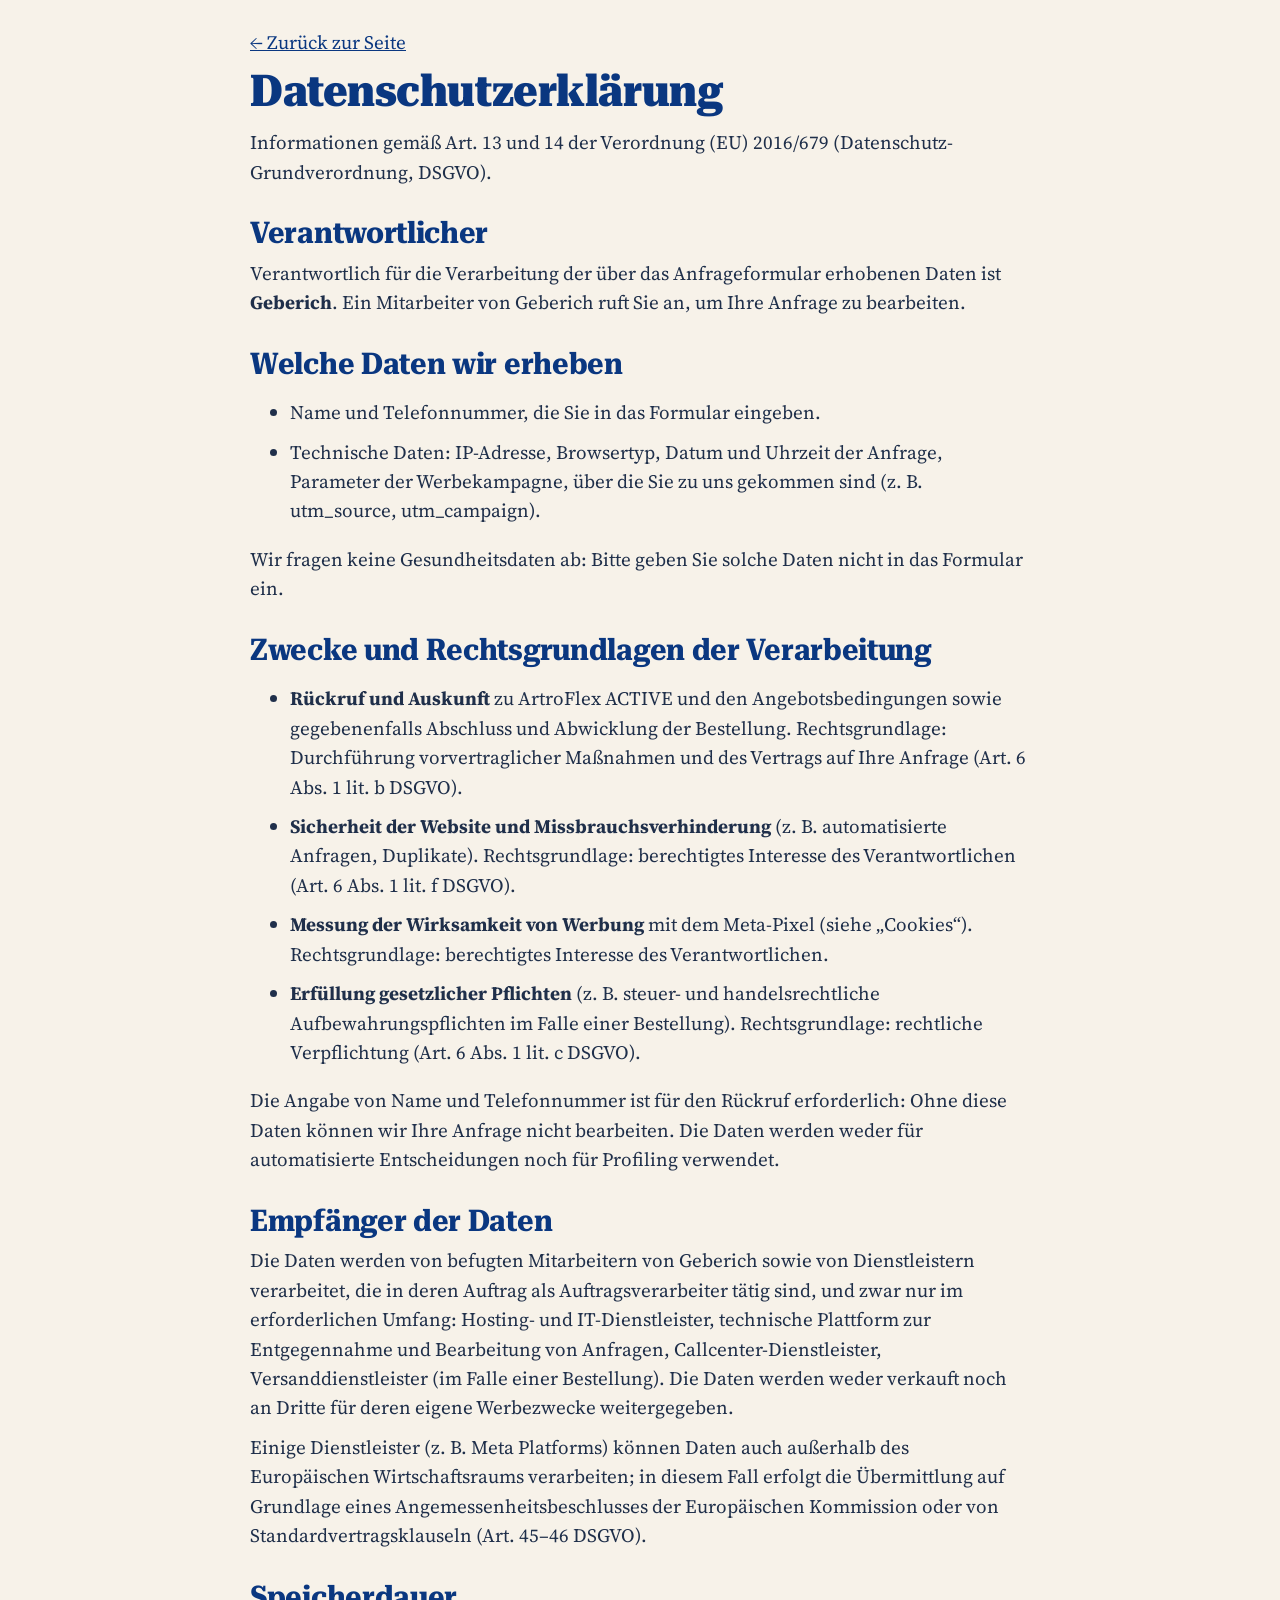
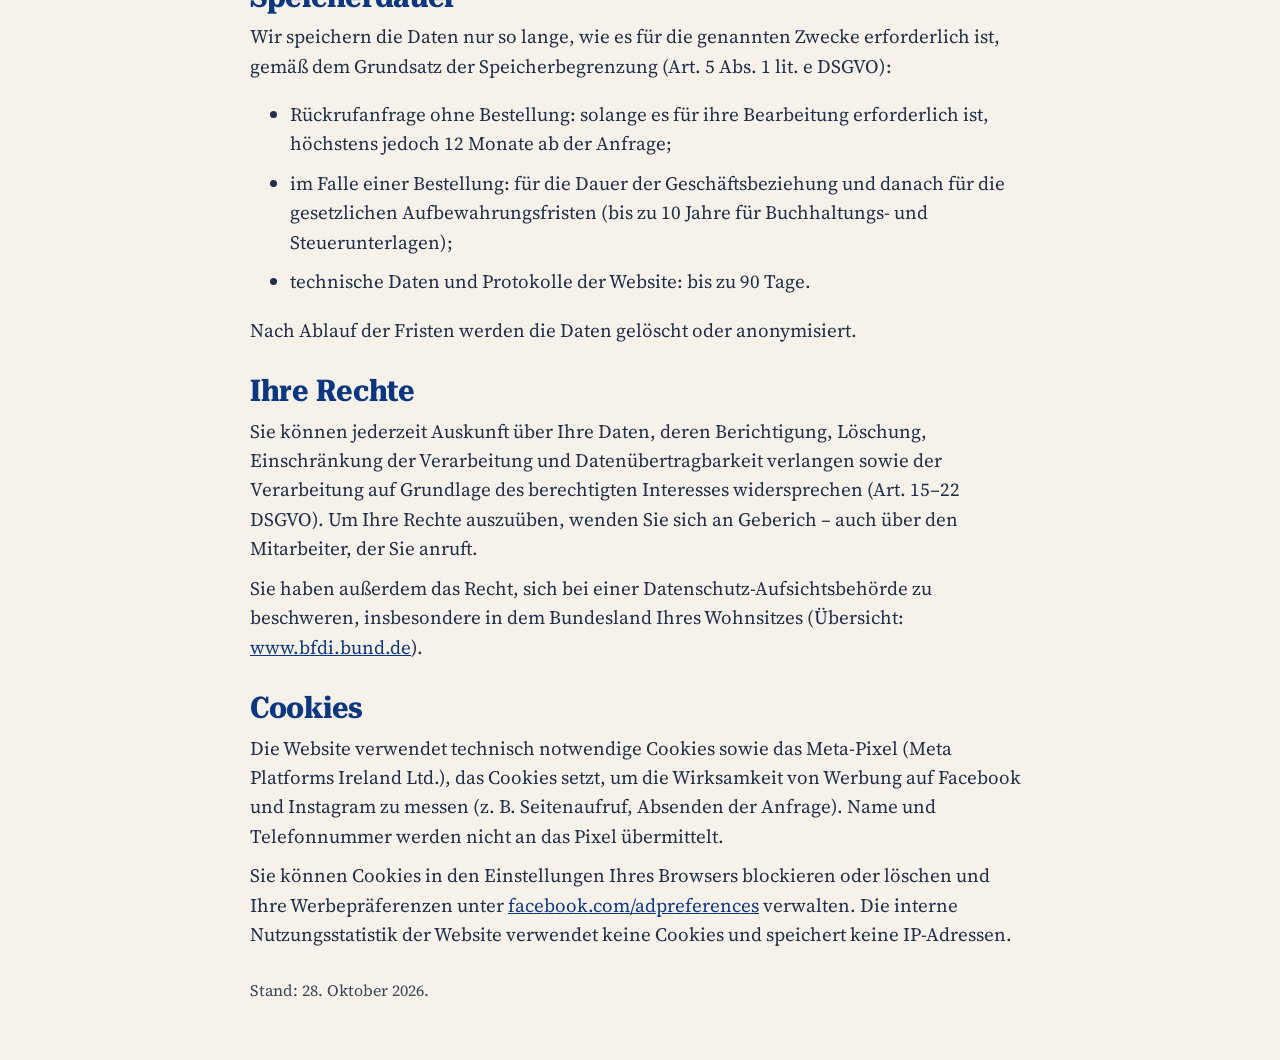
<file: privacy.html>
<!doctype html>
<html lang="de">
<head>
<meta charset="utf-8">
<meta name="viewport" content="width=device-width, initial-scale=1">
<title>Datenschutzerklärung – ArtroFlex ACTIVE</title>
<meta name="robots" content="noindex, nofollow">
<link rel="preconnect" href="https://fonts.googleapis.com">
<link rel="preconnect" href="https://fonts.gstatic.com" crossorigin>
<link href="https://fonts.googleapis.com/css2?family=Roboto+Serif:opsz,wdth,wght@8..144,50..150,400..800&family=Source+Serif+4:ital,opsz,wght@0,8..60,400..700;1,8..60,400..600&display=swap" rel="stylesheet">
<link rel="stylesheet" href="styles.css">
</head>
<body>
<!-- Перевод итальянской privacy.html с m1 (от 26.10.2026). Юристом не проверялся. -->
<main class="wrap legal">
<p><a href="./">← Zurück zur Seite</a></p>
<h1>Datenschutzerklärung</h1>
<p>Informationen gemäß Art. 13 und 14 der Verordnung (EU) 2016/679 (Datenschutz-Grundverordnung, DSGVO).</p>

<h2>Verantwortlicher</h2>
<p>Verantwortlich für die Verarbeitung der über das Anfrageformular erhobenen Daten ist <strong>Geberich</strong>. Ein Mitarbeiter von Geberich ruft Sie an, um Ihre Anfrage zu bearbeiten.</p>

<h2>Welche Daten wir erheben</h2>
<ul>
  <li>Name und Telefonnummer, die Sie in das Formular eingeben.</li>
  <li>Technische Daten: IP-Adresse, Browsertyp, Datum und Uhrzeit der Anfrage, Parameter der Werbekampagne, über die Sie zu uns gekommen sind (z. B. utm_source, utm_campaign).</li>
</ul>
<p>Wir fragen keine Gesundheitsdaten ab: Bitte geben Sie solche Daten nicht in das Formular ein.</p>

<h2>Zwecke und Rechtsgrundlagen der Verarbeitung</h2>
<ul>
  <li><strong>Rückruf und Auskunft</strong> zu ArtroFlex ACTIVE und den Angebotsbedingungen sowie gegebenenfalls Abschluss und Abwicklung der Bestellung. Rechtsgrundlage: Durchführung vorvertraglicher Maßnahmen und des Vertrags auf Ihre Anfrage (Art. 6 Abs. 1 lit. b DSGVO).</li>
  <li><strong>Sicherheit der Website und Missbrauchsverhinderung</strong> (z. B. automatisierte Anfragen, Duplikate). Rechtsgrundlage: berechtigtes Interesse des Verantwortlichen (Art. 6 Abs. 1 lit. f DSGVO).</li>
  <li><strong>Messung der Wirksamkeit von Werbung</strong> mit dem Meta-Pixel (siehe „Cookies“). Rechtsgrundlage: berechtigtes Interesse des Verantwortlichen.</li>
  <li><strong>Erfüllung gesetzlicher Pflichten</strong> (z. B. steuer- und handelsrechtliche Aufbewahrungspflichten im Falle einer Bestellung). Rechtsgrundlage: rechtliche Verpflichtung (Art. 6 Abs. 1 lit. c DSGVO).</li>
</ul>
<p>Die Angabe von Name und Telefonnummer ist für den Rückruf erforderlich: Ohne diese Daten können wir Ihre Anfrage nicht bearbeiten. Die Daten werden weder für automatisierte Entscheidungen noch für Profiling verwendet.</p>

<h2>Empfänger der Daten</h2>
<p>Die Daten werden von befugten Mitarbeitern von Geberich sowie von Dienstleistern verarbeitet, die in deren Auftrag als Auftragsverarbeiter tätig sind, und zwar nur im erforderlichen Umfang: Hosting- und IT-Dienstleister, technische Plattform zur Entgegennahme und Bearbeitung von Anfragen, Callcenter-Dienstleister, Versanddienstleister (im Falle einer Bestellung). Die Daten werden weder verkauft noch an Dritte für deren eigene Werbezwecke weitergegeben.</p>
<p>Einige Dienstleister (z. B. Meta Platforms) können Daten auch außerhalb des Europäischen Wirtschaftsraums verarbeiten; in diesem Fall erfolgt die Übermittlung auf Grundlage eines Angemessenheitsbeschlusses der Europäischen Kommission oder von Standardvertragsklauseln (Art. 45–46 DSGVO).</p>

<h2>Speicherdauer</h2>
<p>Wir speichern die Daten nur so lange, wie es für die genannten Zwecke erforderlich ist, gemäß dem Grundsatz der Speicherbegrenzung (Art. 5 Abs. 1 lit. e DSGVO):</p>
<ul>
  <li>Rückrufanfrage ohne Bestellung: solange es für ihre Bearbeitung erforderlich ist, höchstens jedoch 12 Monate ab der Anfrage;</li>
  <li>im Falle einer Bestellung: für die Dauer der Geschäftsbeziehung und danach für die gesetzlichen Aufbewahrungsfristen (bis zu 10 Jahre für Buchhaltungs- und Steuerunterlagen);</li>
  <li>technische Daten und Protokolle der Website: bis zu 90 Tage.</li>
</ul>
<p>Nach Ablauf der Fristen werden die Daten gelöscht oder anonymisiert.</p>

<h2>Ihre Rechte</h2>
<p>Sie können jederzeit Auskunft über Ihre Daten, deren Berichtigung, Löschung, Einschränkung der Verarbeitung und Datenübertragbarkeit verlangen sowie der Verarbeitung auf Grundlage des berechtigten Interesses widersprechen (Art. 15–22 DSGVO). Um Ihre Rechte auszuüben, wenden Sie sich an Geberich – auch über den Mitarbeiter, der Sie anruft.</p>
<p>Sie haben außerdem das Recht, sich bei einer Datenschutz-Aufsichtsbehörde zu beschweren, insbesondere in dem Bundesland Ihres Wohnsitzes (Übersicht: <a href="https://www.bfdi.bund.de" rel="noopener" target="_blank">www.bfdi.bund.de</a>).</p>

<h2 id="cookie">Cookies</h2>
<p>Die Website verwendet technisch notwendige Cookies sowie das Meta-Pixel (Meta Platforms Ireland Ltd.), das Cookies setzt, um die Wirksamkeit von Werbung auf Facebook und Instagram zu messen (z. B. Seitenaufruf, Absenden der Anfrage). Name und Telefonnummer werden nicht an das Pixel übermittelt.</p>
<p>Sie können Cookies in den Einstellungen Ihres Browsers blockieren oder löschen und Ihre Werbepräferenzen unter <a href="https://www.facebook.com/adpreferences" rel="noopener" target="_blank">facebook.com/adpreferences</a> verwalten. Die interne Nutzungsstatistik der Website verwendet keine Cookies und speichert keine IP-Adressen.</p>

<p class="caption">Stand: 28. Oktober 2026.</p>
</main>
</body>
</html>
</file>
<file: styles.css>
:root{
 --blue:#0a3780;--blue-2:#1a4a94;--red:#d0101c;--red-2:#b30715;
 --cream:#f7f2e9;--paper:#fbf8f2;--card:#fffdf9;--line:#e6dccb;--beige:#efe5d4;
 --text:#1f2f4a;--muted:#38475c;
 --serif:"Source Serif 4",Georgia,"Times New Roman",serif;
 --display:"Roboto Serif",Georgia,serif;
 --sans:Arial,"Helvetica Neue",sans-serif;
 --wrap:1200px;--r:14px;--shadow:0 6px 24px rgba(40,30,10,.08);
}
*{box-sizing:border-box}
html{scroll-behavior:smooth}
body{margin:0;background:var(--cream);font-family:var(--serif);color:var(--text);font-size:19px;line-height:1.5;-webkit-font-smoothing:antialiased}
img{max-width:100%;height:auto;display:block}
h1,h2,h3{font-family:var(--display);color:var(--blue);margin:0;line-height:1.05;font-variation-settings:"wdth" 82;letter-spacing:-.01em}
h2{font-size:clamp(30px,3.6vw,50px);font-weight:700}
h3{font-size:21px;font-weight:700;font-variation-settings:"wdth" 88;line-height:1.2}
p{margin:0}
.red{color:var(--red)}
.wrap{max-width:var(--wrap);margin:0 auto;padding:0 20px}
a,button,input{font:inherit}
a:focus-visible,button:focus-visible,input:focus-visible{outline:3px solid #e6a300;outline-offset:2px}

/* icons */
.i{width:1em;height:1em;fill:none;stroke:currentColor;stroke-width:1.8;stroke-linecap:round;stroke-linejoin:round;flex:none}
.ic{width:64px;height:64px;border-radius:50%;background:var(--beige);color:var(--blue);display:grid;place-items:center;font-size:30px;flex:none}
.ic.sm{width:52px;height:52px;font-size:25px}
.ic.white{background:#fff;box-shadow:0 2px 8px rgba(10,55,128,.12)}

/* header */
header{position:sticky;top:0;z-index:50;background:#fffdf8;box-shadow:0 2px 8px #0002}
.top{max-width:var(--wrap);margin:auto;display:flex;align-items:center;justify-content:space-between;padding:9px 20px;gap:20px}
.logo{font:italic 700 27px/1 var(--serif);text-decoration:none;color:var(--blue);white-space:nowrap}.logo span{color:var(--red)}
nav{display:flex;gap:clamp(8px,2vw,30px);align-items:center;flex-wrap:wrap}
nav a{color:var(--blue);text-decoration:none;font:17px var(--sans);padding:10px 2px}
nav a:hover{text-decoration:underline}
.hdr-cta{display:none}
section{scroll-margin-top:65px}

/* shared */
.card{background:var(--card);border:1px solid var(--line);border-radius:var(--r);box-shadow:var(--shadow)}
.badge{display:inline-block;background:var(--red);color:#fff;font:700 clamp(24px,2.6vw,40px)/1 var(--display);font-variation-settings:"wdth" 80;padding:10px 16px;border-radius:4px}
.old{color:#8a8f98;text-decoration:line-through;text-decoration-color:var(--red);text-decoration-thickness:2px;font:600 30px/1 var(--display);font-variation-settings:"wdth" 82}
.price{color:var(--red);font:800 clamp(46px,4.6vw,66px)/1 var(--display);font-variation-settings:"wdth" 80;letter-spacing:-.02em}
.order-form{display:flex;flex-direction:column;gap:12px}
.order-form input:not([type="checkbox"]){height:58px;background:#fff;border:1px solid #b9c2cd;border-radius:6px;padding:0 16px;width:100%;font:19px var(--sans);color:#1d2633;border-width:2px}
.order-form input::placeholder{color:#5c6878}
.order-form input{scroll-margin-top:140px}
.order-form button{background:linear-gradient(#ed2631,#b80718);border:0;border-radius:6px;color:#fff;min-height:62px;font:700 22px var(--sans);letter-spacing:.02em;cursor:pointer;box-shadow:0 4px 12px rgba(184,7,24,.3)}
.order-form button:hover{filter:brightness(.94)}
.order-form button:disabled{opacity:.7;cursor:wait}
/* lead form: validation (rules from it3b), styled for this page */
.field{display:flex;flex-direction:column;gap:6px;text-align:left}
.phone{display:flex;align-items:stretch;background:#fff;border:2px solid #b9c2cd;border-radius:6px;overflow:hidden}
.phone-pre{display:flex;align-items:center;padding:0 12px;background:#f3eee5;color:var(--blue);font:700 19px var(--sans);border-right:1px solid #d9cfbf}
.order-form .phone input{border:0;border-radius:0;height:54px;flex:1;min-width:0;padding:0 14px}
.order-form .phone input:focus-visible{outline:0}
.phone:focus-within{outline:3px solid #e6a300;outline-offset:2px}
.field.is-invalid input:not([type="checkbox"]),.field.is-invalid .phone{border-color:var(--red);background:#fff4f4}
.field.is-invalid .phone input{background:transparent}
.field.is-valid .phone{border-color:#2e7d4f}
.field.is-valid .phone::after{content:"✓";display:flex;align-items:center;padding-right:14px;color:#2e7d4f;font:800 22px var(--sans)}
.field-err{color:#b00012;font:600 17px/1.3 var(--sans);margin:0}
.field-err::before{content:"⚠ "}
.consent{flex-direction:row;flex-wrap:wrap;align-items:flex-start;gap:10px;font-size:16px;line-height:1.4}
.consent input{width:26px;height:26px;margin:1px 0 0;flex:none;accent-color:var(--blue)}
.consent label{flex:1;min-width:0}
.consent a{color:var(--blue)}
.consent .field-err{flex-basis:100%}
.hp{position:absolute;left:-10000px;width:1px;height:1px;overflow:hidden}
.form-error{background:#fdecea;color:#b00012;font:600 17px/1.35 var(--sans);padding:12px 14px;border-radius:6px;text-align:left;margin:0}
.btn-busy{display:none}
.order-form button[aria-busy="true"] .btn-label{display:none}
.order-form button[aria-busy="true"] .btn-busy{display:inline}
.success{text-align:center;padding:8px 0 4px}
.success:focus{outline:none}
.success-ico{width:64px;height:64px;border-radius:50%;background:#2e7d4f;color:#fff;font:700 34px/1 var(--sans);display:grid;place-items:center;margin:0 auto 12px}
.success-title{font:700 26px/1.15 var(--display);font-variation-settings:"wdth" 84;color:var(--blue);margin-bottom:8px}
.success p:last-child{font-size:18px}
/* privacy page */
.legal{max-width:820px;padding-top:28px;padding-bottom:48px}
.legal h1{font-size:clamp(32px,4vw,44px);margin:12px 0 14px;text-transform:none;font-variation-settings:"wdth" 82}
.legal h2{font-size:clamp(24px,2.6vw,30px);margin:30px 0 10px}
.legal p,.legal li{font-size:19px;line-height:1.55;margin:0 0 10px}
.legal a{color:var(--blue)}
.legal .caption{color:var(--muted);font-size:16px;margin-top:28px}
.secure{display:flex;align-items:center;justify-content:center;gap:12px;font-size:18px;color:var(--text)}
.secure .i{font-size:28px;color:var(--blue)}
.check-list{list-style:none;margin:0;padding:0;display:grid}
.feat{display:flex;gap:18px;align-items:center}
.feat h3{margin-bottom:3px}
.feat p{color:var(--muted)}
.strip{display:flex;justify-content:space-between;gap:12px}
.strip>div{display:flex;align-items:center;gap:14px;flex:1 1 0;min-width:0;font-size:18px;line-height:1.35}
.strip>div+div{border-left:1px solid #d6cbb8;padding-left:clamp(10px,2vw,28px)}
.fade-l{-webkit-mask-image:linear-gradient(to right,transparent,#000 12%);mask-image:linear-gradient(to right,transparent,#000 12%)}

/* ============ HERO ============ */
#hero{background:linear-gradient(100deg,#e3e9f0 0%,#f2f0ec 38%,#f7f3eb 70%,#f4efe6 100%);overflow:hidden}
.hero-grid{max-width:1400px;display:grid;grid-template-columns:minmax(0,1fr) minmax(0,1.25fr) minmax(290px,.78fr);grid-template-areas:"art head card" "art feats card";gap:0 28px;padding-top:36px;padding-bottom:16px;align-items:start}
.hero-art{grid-area:art;position:relative;aspect-ratio:665/760;align-self:end;margin-left:-20px}
.hero-art img{position:absolute}
.hero-art .knee{left:0;top:0;width:81.95%;-webkit-mask-image:linear-gradient(to right,#000 82%,transparent),linear-gradient(transparent,#000 9%);-webkit-mask-composite:source-in;mask-image:linear-gradient(to right,#000 82%,transparent),linear-gradient(transparent,#000 9%);mask-composite:intersect}
.hero-art .pack{left:38.35%;top:38.16%;width:61.65%;
 -webkit-mask-image:linear-gradient(to right,#000 94%,transparent);
 mask-image:linear-gradient(to right,#000 94%,transparent);}
.hero-head{grid-area:head;padding-top:14px}
h1{font-size:clamp(32px,3.1vw,46px);font-weight:800;text-transform:uppercase;font-variation-settings:"wdth" 70;letter-spacing:-.01em;line-height:1.02}
h1 span{display:block;white-space:nowrap}
h1 .red{font-size:1.08em}
.hero-feats{grid-area:feats;margin-top:34px}
.hero-feats li{padding:16px 0;border-top:1px solid #dcd3c3}
.hero-feats li:first-child{border-top:0}
.hero-feats .ic{width:74px;height:74px;font-size:34px;background:#f1ebe0}
.hero-feats h3{font-size:24px}
.hero-feats p{font-size:20px;line-height:1.4}
.price-card{grid-area:card;padding:22px 24px 26px;text-align:center;margin-top:4px;background:rgba(255,253,249,.92)}
.price-card .badge{width:100%;white-space:nowrap;font-size:clamp(24px,2.3vw,36px)}
.price-card .today{white-space:nowrap;font:700 clamp(24px,2.1vw,34px)/1.1 var(--display);font-variation-settings:"wdth" 78;color:var(--blue);margin:12px 0 16px;padding-bottom:18px;border-bottom:1px solid var(--line)}
.price-card .old{display:block;text-align:left}
.price-card .price{text-align:left;margin:6px 0 22px}
.price-card .secure{margin-top:14px}
.hero-strip{background:#f8f4ec;border-top:1px solid #ebe2d2;padding:22px 0}
.hero-strip .wrap{max-width:1400px}
.hero-strip .strip>div{flex:1 1 auto}
.hero-strip .ic{width:58px;height:58px;font-size:27px}

/* ============ JOINTS ============ */
#joints{background:var(--paper)}
.j-top{display:grid;grid-template-columns:minmax(0,.9fr) minmax(0,1fr);gap:0;align-items:stretch}
.j-text{padding:42px 0 32px}
.j-text h2{font-size:clamp(34px,3.9vw,56px)}
.j-text>p{font-size:clamp(19px,1.8vw,23px);margin:26px 0 30px;color:var(--text)}
.j-list{padding:16px 22px;gap:18px;background:rgba(240,233,222,.7);border-radius:12px}
.j-list li{display:flex;gap:20px;align-items:flex-start}
.j-list img{width:76px;height:76px;border-radius:50%;flex:none}
.j-list p{font-size:19px;color:var(--muted)}
.j-art{position:relative;container-type:inline-size;margin-right:-20px;align-self:start}
.j-art img{width:100%}
.j-art.fade-l{-webkit-mask-image:linear-gradient(to right,transparent,#000 12%),linear-gradient(#000 90%,transparent);-webkit-mask-composite:source-in;mask-image:linear-gradient(to right,transparent,#000 12%),linear-gradient(#000 90%,transparent);mask-composite:intersect}
.j-art .pill{position:absolute;top:84.8%;height:6%;display:grid;place-items:center;background:#fffdf8;border-radius:999px;font:600 clamp(11px,2.75cqw,18px)/1 var(--serif);color:var(--blue);box-shadow:0 2px 8px rgba(0,0,0,.08)}
.j-art .p1{left:12%;width:37.4%}.j-art .p2{left:55.1%;width:38.6%}
/* narrow image: let the labels wrap, centred on the labels printed in the art */
@container (max-width:560px){.j-art .pill{top:87.8%;height:auto;min-height:6.6%;transform:translateY(-50%);padding:5px 8px;font-size:16px;line-height:1.15;text-align:center}}
.artrosi{display:grid;grid-template-columns:minmax(0,.88fr) minmax(0,1.12fr);gap:28px;padding:30px 26px;margin:28px 0}
.artrosi h2{font-size:clamp(32px,3.6vw,46px)}
.artrosi .sub{font-size:clamp(19px,2vw,25px);color:var(--blue);margin:10px 0 24px}
.artrosi p{font-size:20px;line-height:1.55}
.stages{display:grid;grid-template-columns:minmax(0,1fr) auto minmax(0,1fr) auto minmax(0,1fr);align-items:end;gap:8px}
.stages figure{margin:0;text-align:center}
.stages figcaption{font:600 17px/1.2 var(--serif);color:var(--blue);margin-bottom:10px;min-height:2.4em;display:flex;align-items:flex-end;justify-content:center}
.stages img{width:100%;aspect-ratio:152/194;object-fit:cover;border-radius:8px;background:#f1ece4}
.stages .arr{color:#2f73d6;font-size:26px;align-self:center;margin-top:30px}
.stages .arr .i{stroke-width:3}
.others{padding:30px 22px 26px;margin-bottom:40px}
.others .lead{font-size:21px;margin:6px 0 22px}
.grid4{display:grid;grid-template-columns:repeat(4,minmax(0,1fr));gap:14px}
.pcard{background:#fff;border-radius:8px;overflow:hidden;box-shadow:0 2px 10px rgba(0,0,0,.05)}
.pcard img{width:100%;aspect-ratio:230/139;object-fit:cover}
.pcard div{padding:14px 16px 18px}
.pcard h3{font-size:23px;margin-bottom:6px}
.pcard p{font-size:18px;color:var(--muted);line-height:1.45}

/* ============ COMPOSITION ============ */
#composition{background:var(--paper)}
.c-top{display:grid;grid-template-columns:minmax(0,.9fr) minmax(0,1fr);align-items:stretch}
.c-text{padding:30px 0 26px}
.c-text h2{font-size:clamp(34px,4.4vw,58px)}
.c-text>p{font-size:clamp(19px,1.8vw,22px);margin:22px 0 24px;max-width:540px}
.c-list{gap:8px}
.c-list li{display:flex;gap:22px;align-items:center;background:rgba(240,233,222,.75);border-radius:10px;padding:12px 18px}
.c-list .ic{background:#f8f4ec;font-size:28px}
.c-list p{font-size:18px;color:var(--muted)}
.c-photo{margin-right:-20px}
.c-photo.fade-l{-webkit-mask-image:linear-gradient(to right,transparent,#000 12%),linear-gradient(#000 92%,transparent);-webkit-mask-composite:source-in;mask-image:linear-gradient(to right,transparent,#000 12%),linear-gradient(#000 92%,transparent);mask-composite:intersect}
.c-photo img{width:100%;height:100%;object-fit:cover;object-position:left center}
.stress{padding:34px 0 30px}
.stress .lead{font-size:clamp(19px,1.8vw,22px);margin:8px 0 20px}
.stress .pcard img{aspect-ratio:229/210}
.formula{display:grid;grid-template-columns:minmax(0,1.1fr) minmax(0,1fr);gap:24px;align-items:center;padding:24px 26px;margin-bottom:40px;background:linear-gradient(110deg,#f3eee5,#fbf8f2 60%)}
.formula h2{font-size:clamp(28px,3.2vw,40px)}
.formula .lead{font-size:21px;margin:8px 0 6px}
.formula-left{display:grid;grid-template-columns:1fr;gap:6px}
.formula-left img{max-width:360px;width:100%;justify-self:center;-webkit-mask-image:linear-gradient(transparent,#000 12%,#000 90%,transparent),linear-gradient(to right,transparent,#000 8%,#000 92%,transparent);-webkit-mask-composite:source-in;mask-image:linear-gradient(transparent,#000 12%,#000 90%,transparent),linear-gradient(to right,transparent,#000 8%,#000 92%,transparent);mask-composite:intersect}
.ingr{display:grid;grid-template-columns:repeat(12,1fr);gap:16px 6px;list-style:none;margin:0;padding:0}
.ingr li{grid-column:span 4;text-align:center;font:600 17px/1.2 var(--serif);color:var(--blue)}
.ingr li:nth-child(n+7){grid-column:span 3}
.ingr img{width:80px;height:80px;border-radius:50%;margin:0 auto 6px;box-shadow:0 2px 8px rgba(0,0,0,.06)}

/* ============ REVIEWS ============ */
#reviews{background:linear-gradient(180deg,#f7efe2,#fbf6ee 40%,#f6eee1);padding:30px 0 34px}
.eyebrow{display:flex;align-items:center;justify-content:center;gap:16px;font:600 20px var(--serif);color:var(--blue);letter-spacing:.06em}
.eyebrow::before,.eyebrow::after{content:"";width:60px;height:1px;background:var(--blue)}
.rev-head{text-align:center}
.rev-head h2{font-size:clamp(32px,4.2vw,58px);margin-top:8px;color:#0b47a8}
.rev-head h2 em{display:block;color:var(--red);font-style:italic}
.rev-head p{font-size:clamp(19px,1.7vw,22px);color:#0b47a8;margin-top:8px}
.reviews{display:grid;grid-template-columns:repeat(3,minmax(0,1fr));gap:14px;margin-top:30px}
.review{background:rgba(255,252,246,.95);border:1px solid #ece2d1;border-radius:10px;overflow:hidden;display:flex;flex-direction:column}
.review img{width:100%;aspect-ratio:481/236;object-fit:cover}
.review .body{padding:12px 26px 22px;display:flex;flex-direction:column;flex:1}
.review blockquote{margin:0;font:italic 20px/1.5 var(--serif);color:#0b47a8;flex:1}
.review blockquote::before{content:"\201C";display:block;font:700 70px/0.9 Georgia,serif;color:#3d7de0;height:38px;margin-bottom:4px}
.review.noimg .body{padding-top:54px}
.who{margin-top:16px}
.who::before{content:"";display:block;width:74px;height:2px;background:var(--red);margin-bottom:12px}
.who b{display:block;font:700 26px/1.1 var(--display);font-variation-settings:"wdth" 84;color:var(--blue)}
.who span{font-size:19px;color:var(--muted)}
.rev-strip{justify-content:center;margin-top:30px}
.rev-strip>div{flex:0 1 auto;min-width:0;padding-right:clamp(10px,2vw,28px);font-size:19px}
.rev-strip .ic{width:84px;height:84px;font-size:40px;background:#efe2cd}

/* ============ ORDER ============ */
#research{background:linear-gradient(180deg,#f9f5ee,#f6f0e5);padding-top:26px}
.how-head{text-align:center}
.how-head h2{font-size:clamp(34px,4.2vw,56px)}
.how-head p{font-size:clamp(19px,1.7vw,22px);color:var(--blue);margin-top:10px}
.steps{display:grid;grid-template-columns:1fr auto 1fr auto 1fr;gap:12px;align-items:stretch;margin-top:28px;max-width:1200px;margin-inline:auto}
.step{background:rgba(255,253,249,.8);border:1px solid #ece3d4;border-radius:10px;padding:10px 22px 22px;text-align:center}
.step figure{position:relative;width:min(180px,70%);margin:0 auto 14px;container-type:inline-size}
.step figure img{width:100%;aspect-ratio:1;border-radius:50%;object-fit:cover}
.step .num{position:absolute;top:5.6%;left:var(--nx,-10%);width:26%;aspect-ratio:1;border-radius:50%;background:var(--blue);color:#fff;display:grid;place-items:center;font:700 14cqw/1 var(--serif);box-shadow:0 0 0 3px #fff}
.step h3{font-size:24px;margin-bottom:8px}
.step p{font-size:20px;line-height:1.4}
.steps .chev{align-self:center;color:#8a929e;font-size:34px}
.steps .chev .i{stroke-width:1.2}
.trust{padding:24px 0 30px}
.trust>div{font-size:18px}
.trust .ic{width:56px;height:56px;font-size:26px;background:#efe5d4}
.order{background:
 radial-gradient(ellipse at 30% 110%,rgba(150,120,85,.35),transparent 55%),
 linear-gradient(180deg,#efe3d0 0%,#f3e8d8 45%,#e6d6bf 100%);padding:34px 0 40px;scroll-margin-top:65px}
.order-grid{display:grid;grid-template-columns:minmax(0,1fr) minmax(0,1fr) minmax(300px,.85fr);gap:24px;align-items:center}
.order-text h2{font-size:clamp(32px,3.3vw,50px);line-height:1;white-space:nowrap}
.order-text h2 em{color:var(--red)}
.order-text>p{font-size:clamp(19px,1.7vw,22px);margin:12px 0 18px;color:var(--blue-2)}
.order-text ul{gap:8px}
.order-text li{display:flex;align-items:center;gap:22px;font-size:20px;line-height:1.3}
.order-text .ic{width:54px;height:54px;font-size:26px;background:rgba(239,229,212,.9)}
.order-pack img{width:100%;-webkit-mask-image:radial-gradient(ellipse 75% 70% at 52% 50%,#000 72%,transparent);mask-image:radial-gradient(ellipse 75% 70% at 52% 50%,#000 72%,transparent)}
.order-card{padding:22px 24px 18px;text-align:center}
.order-card .badge{font:700 23px/1 var(--sans);padding:9px 22px}
.order-card .old{display:block;margin-top:14px;font-size:24px}
.order-card .price{margin:6px 0 18px}
.order-card .perks{display:flex;justify-content:center;gap:18px;margin-top:18px;text-align:left;font-size:17px;line-height:1.3}
.order-card .perks div{display:flex;align-items:center;gap:10px}
.order-card .perks div+div{border-left:1px solid var(--line);padding-left:18px}
.order-card .perks .i{font-size:34px;color:var(--blue);stroke-width:1.5}
.note{font:16px/1.45 var(--sans);color:#3d4756;margin-top:12px}

/* ============ RESPONSIVE ============ */
@media (max-width:1100px){
 .hero-grid{grid-template-columns:minmax(0,1fr) minmax(0,1fr);grid-template-areas:"head head" "art feats" "card card";gap:10px 24px}
 .price-card{max-width:520px;width:100%;justify-self:center;margin-top:10px}
 .hero-head h1{text-align:center}
 .order-grid{grid-template-columns:minmax(0,1fr) minmax(0,1fr);grid-template-areas:"text pack" "card card"}
 .order-text{grid-area:text}.order-pack{grid-area:pack}
 .order-card{grid-area:card;max-width:520px;width:100%;justify-self:center}
 .ingr li{grid-column:span 4}.ingr li:nth-child(n+7){grid-column:span 3}
 .formula{grid-template-columns:1fr}
 .strip{flex-wrap:wrap;gap:18px 24px}
 .strip>div+div{border-left:0;padding-left:0}
 .strip>div,.hero-strip .strip>div{flex:1 1 30%}
}
@media (max-width:820px){
 body{font-size:18px}
 .strip{flex-wrap:wrap}
 .j-top,.c-top,.artrosi{grid-template-columns:1fr}
 .j-art,.c-photo{margin:0 -20px}
 .c-photo{order:-1}
 .c-photo img{height:auto}
 .c-photo.fade-l,.j-art.fade-l{-webkit-mask-image:linear-gradient(#000 88%,transparent);mask-image:linear-gradient(#000 88%,transparent)}
 .j-text{padding-bottom:20px}
 .grid4{grid-template-columns:repeat(2,minmax(0,1fr))}
 .reviews{grid-template-columns:1fr;max-width:560px;margin-inline:auto}
 .review.noimg .body{padding-top:20px}
 .steps{grid-template-columns:1fr;max-width:480px}
 .steps .chev{transform:rotate(90deg);justify-self:center;margin:-6px 0}
 .strip>div+div{border-left:0;padding-left:0}
 .strip>div,.hero-strip .strip>div{flex:1 1 45%}
 .rev-strip>div{flex:1 1 100%;justify-content:flex-start;max-width:340px}
 .rev-strip{flex-direction:column;align-items:center}
 .order-grid{grid-template-columns:1fr;grid-template-areas:"text" "pack" "card"}
 .order-pack{max-width:460px;width:100%;justify-self:center}
}
@media (max-width:700px){
 body{font-size:18px}
 .wrap{padding:0 16px}
 h2{font-size:clamp(27px,8vw,34px)}
 h3{font-size:20px}

 /* header: logo + CTA in one row, scrollable nav below */
 .top{display:grid;grid-template-columns:1fr auto;align-items:center;gap:4px 12px;padding:8px 16px 0}
 .logo{font-size:22px}
 .hdr-cta{display:inline-block;background:linear-gradient(#ed2631,#b80718);color:#fff;text-decoration:none;font:700 16px/1 var(--sans);padding:12px 14px;border-radius:6px;white-space:nowrap}
 nav{grid-column:1/-1;overflow-x:auto;flex-wrap:nowrap;gap:22px;margin:0 -16px;padding:0 16px;scrollbar-width:none}
 nav::-webkit-scrollbar{display:none}
 nav a{white-space:nowrap;font-size:16px;padding:10px 0 12px}
 nav a[href="#order"]{display:none}
 section,.order{scroll-margin-top:100px}

 /* hero */
 .hero-grid{grid-template-columns:1fr;grid-template-areas:"head" "art" "card" "feats";padding-top:18px;gap:0}
 .hero-head{padding-top:0}
 h1{font-size:clamp(24px,7.6vw,36px)}
 .hero-art{margin:4px -16px 0;max-width:none}
 .price-card{margin-top:-6px;padding:18px 18px 20px;position:relative}
 .price-card .badge{font-size:27px;padding:10px 12px}
 .price-card .today{font-size:25px;margin:12px 0 12px;padding-bottom:12px}
 .price-card .old{font-size:26px}
 .price-card .price{font-size:46px;margin:4px 0 16px}
 .order-form{gap:12px}
 .order-form button{min-height:60px;font-size:21px}
 .secure{font-size:17px}
 .hero-feats{margin-top:14px}
 .hero-feats li{padding:14px 0;gap:14px;align-items:flex-start}
 .hero-feats .ic{width:52px;height:52px;font-size:25px}
 .hero-feats h3{font-size:21px}.hero-feats p{font-size:18px}
 .hero-strip{padding:22px 0}

 /* icon strips -> compact grids */
 .strip{display:grid;grid-template-columns:1fr 1fr;gap:20px 14px}
 .strip>div,.hero-strip .strip>div{flex-direction:column;text-align:center;gap:8px;font-size:17px;min-width:0;max-width:none;padding:0;border:0}
 .strip>div+div{border:0;padding:0}
 .strip .ic,.hero-strip .ic,.trust .ic{width:50px;height:50px;font-size:24px}
 .hero-strip .strip>div:last-child{grid-column:1/-1}
 .rev-strip{grid-template-columns:1fr;gap:14px;max-width:320px;margin:26px auto 0}
 .rev-strip>div{flex-direction:row;text-align:left;gap:16px;font-size:18px;padding:0;max-width:none}
 .rev-strip .ic{width:56px;height:56px;font-size:27px}

 /* joints */
 .j-text{padding:26px 0 18px}
 .j-text h2{font-size:clamp(28px,8.4vw,34px)}
 .j-text>p{font-size:18px;margin:16px 0 18px}
 .j-list{padding:16px 14px;gap:16px}
 .j-list li{gap:14px}
 .j-list img{width:56px;height:56px}
 .j-list p{font-size:17px}
 .j-art,.c-photo,.hero-art{margin-inline:-16px}
 .artrosi,.others,.formula{padding:20px 16px}
 .artrosi{gap:16px;margin:20px 0}
 .artrosi h2{font-size:28px}
 .artrosi .sub{font-size:19px;margin:6px 0 14px}
 .artrosi p{font-size:18px}
 /* stages: vertical list, picture left, caption right */
 .stages{grid-template-columns:1fr;gap:6px}
 .stages figure{display:grid;grid-template-columns:104px 1fr;align-items:center;gap:16px;text-align:left}
 .stages figcaption{grid-column:2;grid-row:1;font-size:19px;min-height:0;justify-content:flex-start;margin:0}
 .stages img{grid-column:1;grid-row:1}
 .stages .arr{transform:rotate(90deg);justify-self:start;margin:0 0 0 41px;font-size:22px}
 .others{margin-bottom:28px}
 .others .lead,.stress .lead{font-size:18px;margin:6px 0 16px}
 /* cards: one per row, picture left */
 .grid4{grid-template-columns:1fr;gap:12px}
 .pcard{display:grid;grid-template-columns:118px 1fr}
 .pcard img,.stress .pcard img{height:100%;aspect-ratio:auto;min-height:120px}
 .stress .pcard img{object-position:50% 20%}
 .pcard div{padding:12px 14px}
 .pcard h3{font-size:20px;margin-bottom:4px}.pcard p{font-size:17px;line-height:1.4}

 /* composition */
 .c-photo img{aspect-ratio:4/3;object-position:50% 30%}
 .c-text{padding:20px 0 10px}
 .c-text h2{font-size:clamp(28px,8.4vw,34px)}
 .c-text>p{font-size:18px;margin:14px 0 16px}
 .c-list li{padding:12px 12px;gap:14px;align-items:flex-start}
 .c-list p{font-size:17px}
 .stress{padding:26px 0 24px}
 .formula{margin-bottom:28px;gap:16px}
 .formula h2{font-size:26px}
 .formula .lead{font-size:18px}
 .formula-left img{max-width:230px}
 .ingr{display:grid;grid-template-columns:1fr 1fr;gap:18px 10px}
 .ingr li,.ingr li:nth-child(n+7){grid-column:auto;font-size:17px}
 .ingr img{width:64px;height:64px}

 /* reviews */
 #reviews{padding:26px 0 28px}
 .eyebrow{font-size:16px}
 .eyebrow::before,.eyebrow::after{width:36px}
 .rev-head h2{font-size:clamp(27px,8vw,34px)}
 .rev-head p{font-size:18px}
 .reviews{margin-top:20px}
 .review img{aspect-ratio:16/9;object-position:50% 25%}
 .review .body{padding:8px 18px 20px}
 .review blockquote{font-size:18px;line-height:1.5}
 .review blockquote::before{font-size:56px;height:30px}
 .review.noimg .body{padding-top:18px}
 .who b{font-size:23px}.who span{font-size:18px}

 /* how to order: compact horizontal steps */
 #research{padding-top:24px}
 .how-head h2{font-size:clamp(28px,8.4vw,34px)}
 .how-head p{font-size:18px}
 .steps{gap:10px;margin-top:18px}
 .steps .chev{display:none}
 .step{display:grid;grid-template-columns:84px 1fr;gap:6px 14px;align-items:center;text-align:left;padding:14px 14px 16px}
 .step figure{width:84px;margin:0;grid-row:span 2;align-self:start}
 .step .num{width:36%;top:.6%;left:calc(var(--nx,-10%) - 5%);font-size:22cqw}
 .step h3{font-size:20px;margin:0;align-self:end}
 .step p{font-size:17px;align-self:start}
 .trust{padding:22px 0 26px}
 .trust>div{font-size:17px}

 /* order */
 .order{padding:26px 0 30px}
 .order-text h2{font-size:clamp(28px,8.6vw,36px)}
 .order-text>p{font-size:18px}
 .order-text li{font-size:18px;gap:14px}
 .order-text .ic{width:46px;height:46px;font-size:22px}
 .order-pack{max-width:300px}
 .order-card{padding:18px 18px 16px}
 .order-card .badge{font-size:22px}
 .order-card .perks{flex-direction:column;align-items:flex-start;width:max-content;max-width:100%;margin-inline:auto;gap:12px;font-size:17px}
 .order-card .perks div+div{border-left:0;padding-left:0}
 .order-card .perks .i{font-size:30px}
}
</file>
